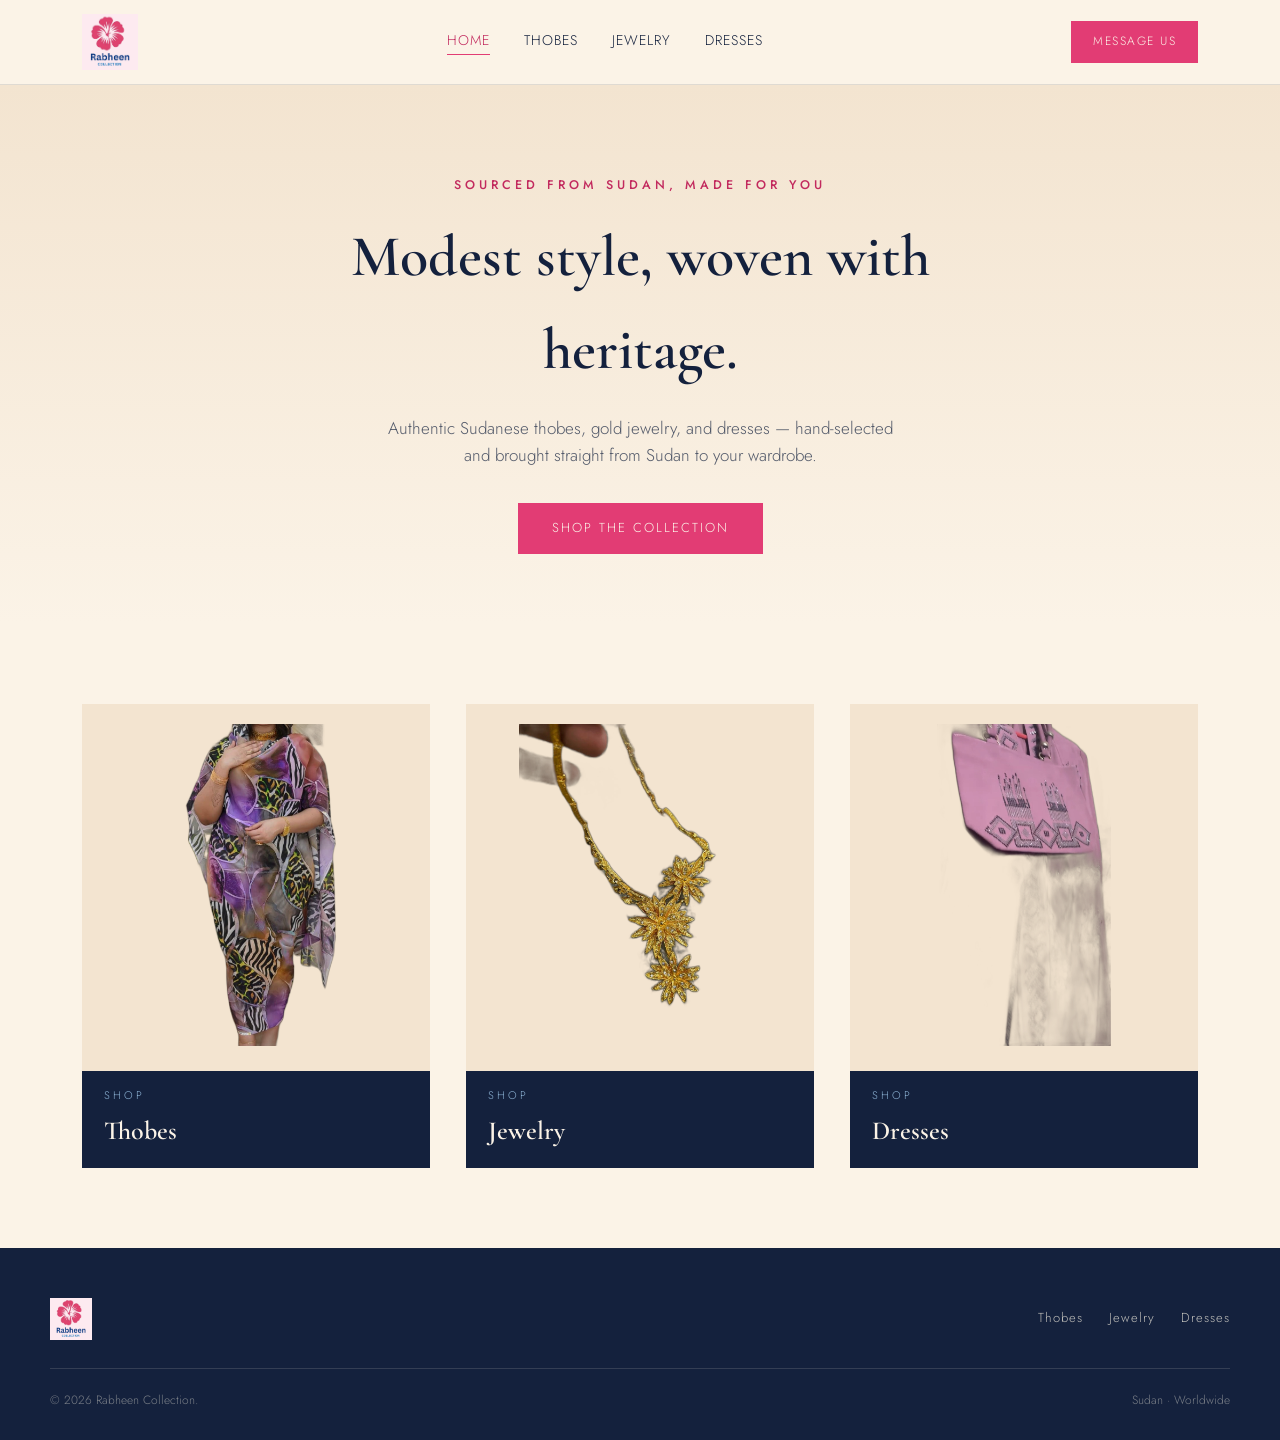
<file: index.html>
<!DOCTYPE html>
<html lang="en">
<head>
<meta charset="UTF-8">
<meta name="viewport" content="width=device-width, initial-scale=1.0">
<title>Rabheen Collection — Sudanese Thobes, Jewelry &amp; Dresses</title>
<meta name="description" content="Rabheen Collection brings authentic Sudanese thobes, gold jewelry, and dresses sourced from Sudan.">
<link rel="icon" href="logo.png">
<link rel="preconnect" href="https://fonts.googleapis.com">
<link href="https://fonts.googleapis.com/css2?family=Cormorant+Garamond:ital,wght@0,400;0,500;0,600;1,500&family=Jost:wght@300;400;500;600&display=swap" rel="stylesheet">
<link rel="stylesheet" href="style.css">
</head>
<body>

<header>
  <div class="nav">
    <a class="brand" href="index.html"><img src="logo.png" alt="Rabheen Collection"></a>
    <nav class="links">
      <a href="index.html" class="active">Home</a>
      <a href="thobes.html">Thobes</a>
      <a href="jewelry.html">Jewelry</a>
      <a href="dresses.html">Dresses</a>
    </nav>
    <a href="https://wa.me/15551234567" target="_blank" rel="noopener" class="nav-cta">Message Us</a>
  </div>
</header>

<section class="hero">
  <div class="wrap">
    <div class="eyebrow">Sourced from Sudan, made for you</div>
    <h1>Modest style, woven with heritage.</h1>
    <p>Authentic Sudanese thobes, gold jewelry, and dresses — hand-selected and brought straight from Sudan to your wardrobe.</p>
    <a href="thobes.html" class="btn">Shop the Collection</a>
  </div>
</section>

<section class="categories">
  <div class="cat-grid">
    <a class="cat-card" href="thobes.html">
      <img src="images/thobe-1-nobg.png" alt="Thobes">
      <div class="label"><span>Shop</span><h3>Thobes</h3></div>
    </a>
    <a class="cat-card" href="jewelry.html">
      <img src="images/jewelry-3-nobg.png" alt="Jewelry">
      <div class="label"><span>Shop</span><h3>Jewelry</h3></div>
    </a>
    <a class="cat-card" href="dresses.html">
      <img src="images/dress-1-nobg.png" alt="Dresses">
      <div class="label"><span>Shop</span><h3>Dresses</h3></div>
    </a>
  </div>
</section>

<footer>
  <div class="footer-inner">
    <div class="footer-brand">
      <img src="logo.png" alt="Rabheen Collection">
    </div>
    <div class="footer-links">
      <a href="thobes.html">Thobes</a>
      <a href="jewelry.html">Jewelry</a>
      <a href="dresses.html">Dresses</a>
    </div>
  </div>
  <div class="footer-bottom">
    <span>© 2026 Rabheen Collection.</span>
    <span>Sudan · Worldwide</span>
  </div>
</footer>

</body>
</html>
</file>
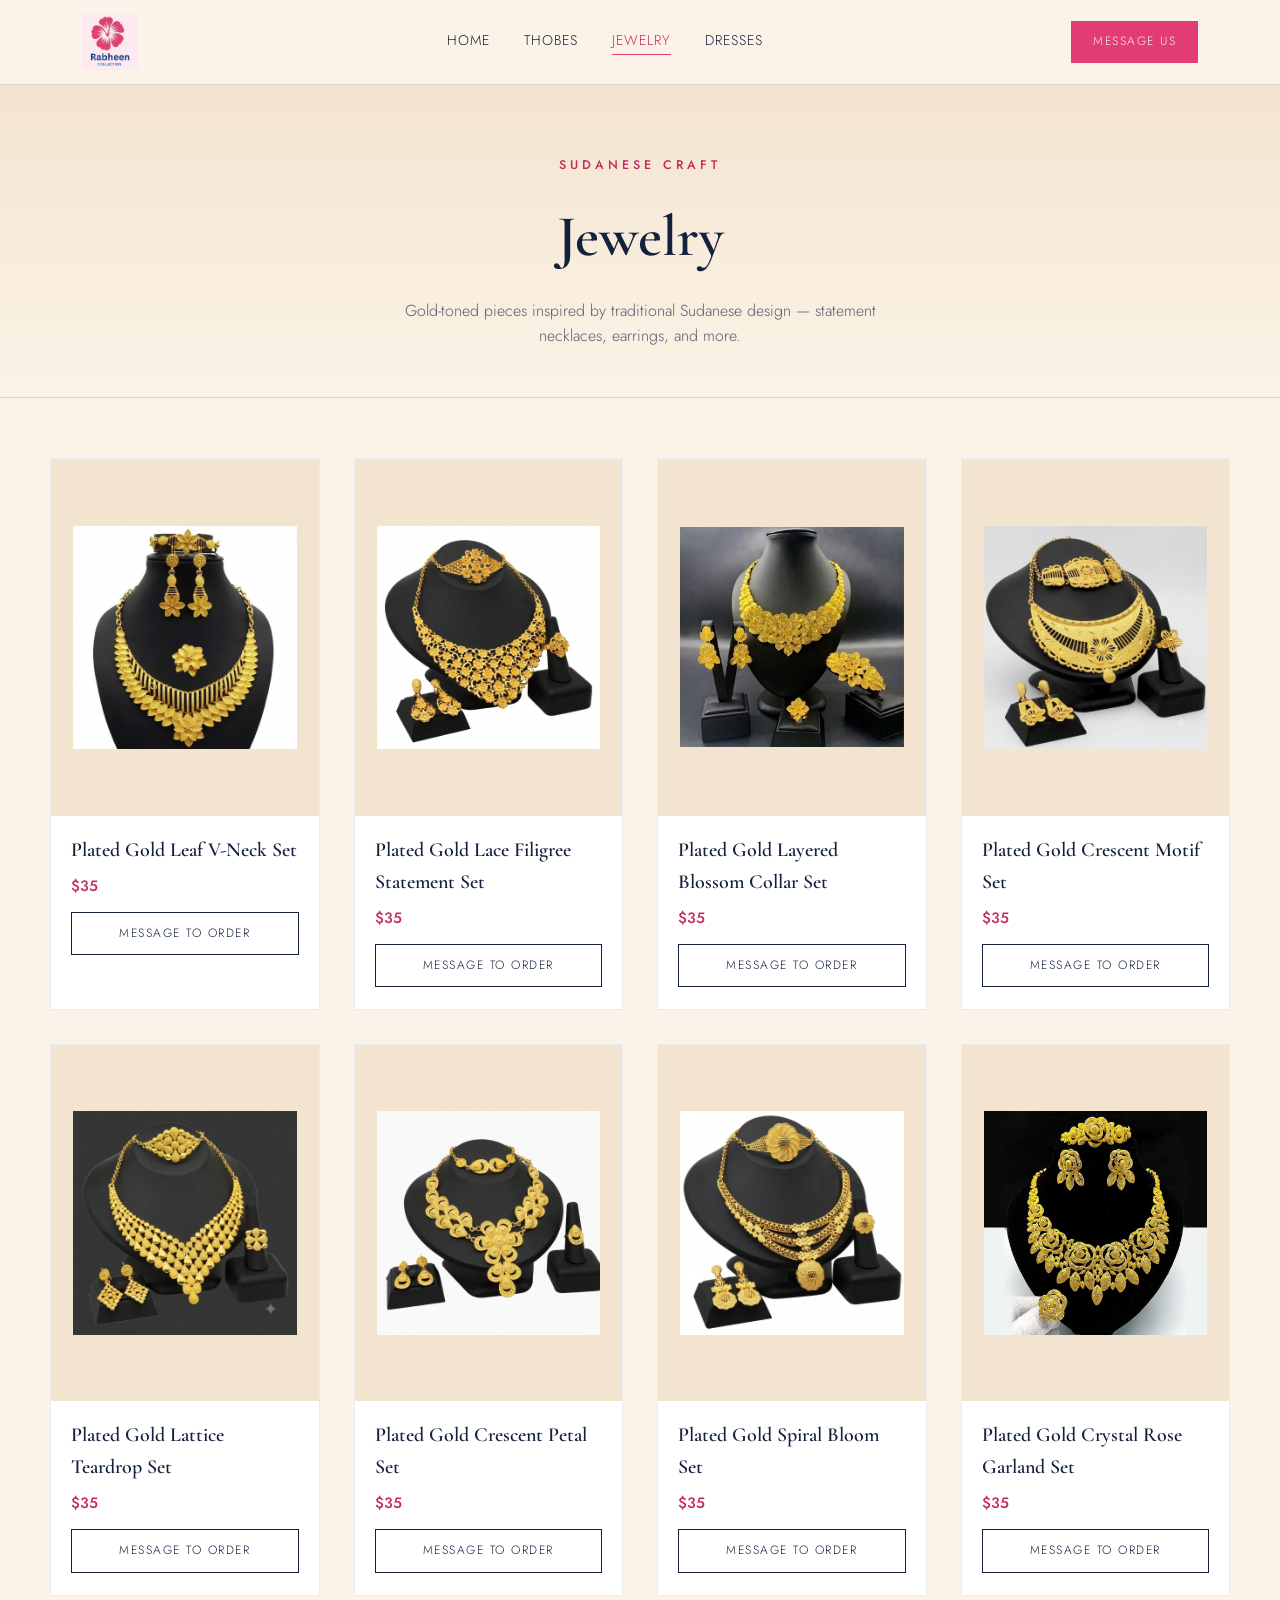
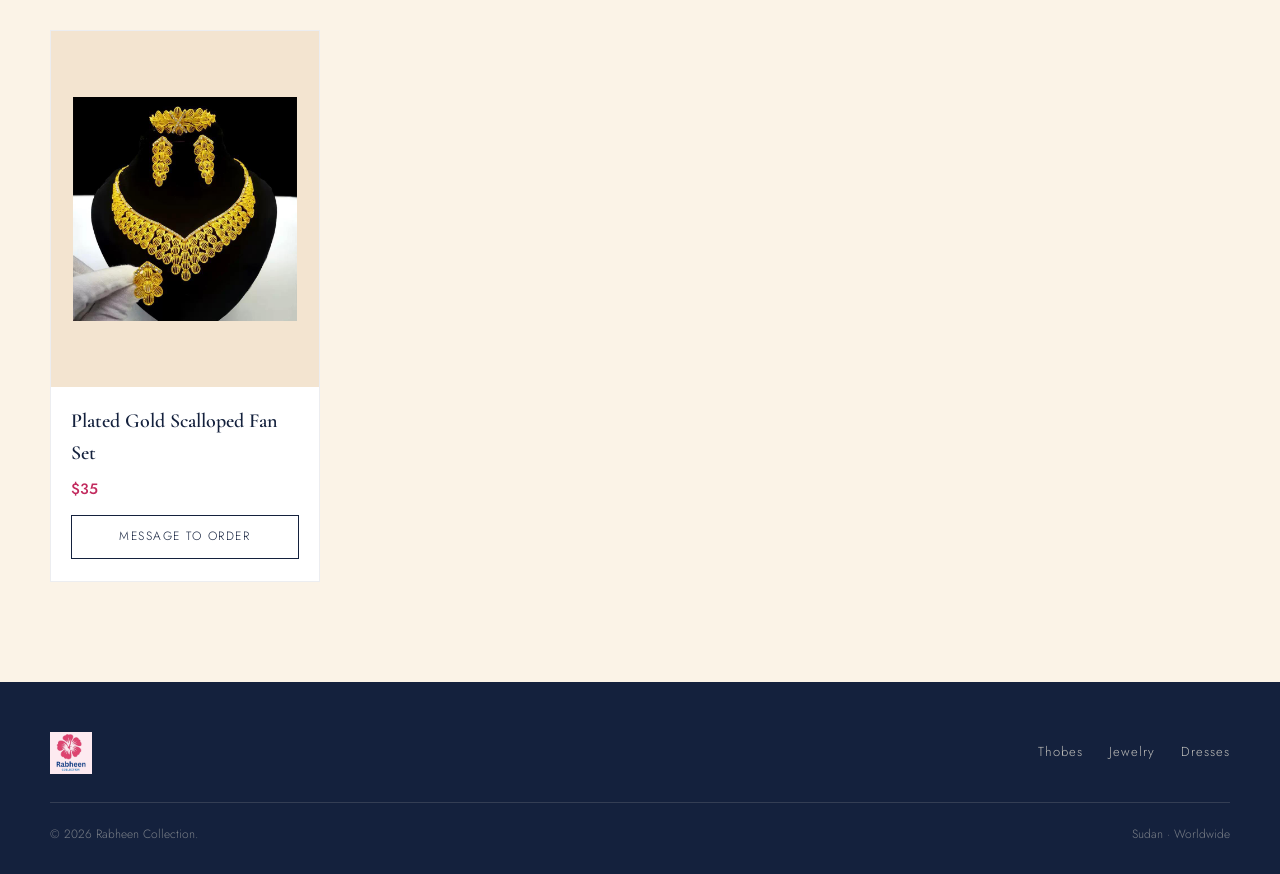
<file: jewelry.html>
<!DOCTYPE html>
<html lang="en">
<head>
<meta charset="UTF-8">
<meta name="viewport" content="width=device-width, initial-scale=1.0">
<title>Jewelry — Rabheen Collection</title>
<link rel="icon" href="logo.png">
<link rel="preconnect" href="https://fonts.googleapis.com">
<link href="https://fonts.googleapis.com/css2?family=Cormorant+Garamond:ital,wght@0,400;0,500;0,600;1,500&family=Jost:wght@300;400;500;600&display=swap" rel="stylesheet">
<link rel="stylesheet" href="style.css">
</head>
<body>

<header>
  <div class="nav">
    <a class="brand" href="index.html"><img src="logo.png" alt="Rabheen Collection"></a>
    <nav class="links">
      <a href="index.html">Home</a>
      <a href="thobes.html">Thobes</a>
      <a href="jewelry.html" class="active">Jewelry</a>
      <a href="dresses.html">Dresses</a>
    </nav>
    <a href="https://wa.me/15551234567" target="_blank" rel="noopener" class="nav-cta">Message Us</a>
  </div>
</header>

<section class="page-hero">
  <div class="eyebrow">Sudanese Craft</div>
  <h1>Jewelry</h1>
  <p>Gold-toned pieces inspired by traditional Sudanese design — statement necklaces, earrings, and more.</p>
</section>

<section class="shop">
  <div class="grid" id="product-grid"></div>
</section>

<footer>
  <div class="footer-inner">
    <div class="footer-brand"><img src="logo.png" alt="Rabheen Collection"></div>
    <div class="footer-links">
      <a href="thobes.html">Thobes</a>
      <a href="jewelry.html">Jewelry</a>
      <a href="dresses.html">Dresses</a>
    </div>
  </div>
  <div class="footer-bottom">
    <span>© 2026 Rabheen Collection.</span>
    <span>Sudan · Worldwide</span>
  </div>
</footer>

<script src="products-data.js"></script>
<script src="site.js"></script>
<script>renderGrid('jewelry', 'product-grid');</script>
</body>
</html>
</file>
<file: style.css>
:root{
  --pink:#E23C74;
  --pink-dark:#C22A5E;
  --navy:#14213D;
  --gold:#D4AF37;
  --sky:#8EB4D6;
  --ivory:#FBF3E7;
  --ivory-deep:#F3E4D0;
  --serif:'Cormorant Garamond', Georgia, serif;
  --sans:'Jost', 'Helvetica Neue', sans-serif;
}
*{margin:0;padding:0;box-sizing:border-box;}
body{
  background:var(--ivory);
  color:var(--navy);
  font-family:var(--sans);
  font-weight:300;
  line-height:1.6;
}
a{color:inherit;text-decoration:none;}
img{display:block;max-width:100%;}
.wrap{max-width:1180px;margin:0 auto;padding:0 32px;}

/* ---------- header ---------- */
header{
  position:sticky; top:0; z-index:50;
  background:var(--ivory);
  border-bottom:1px solid rgba(20,33,61,0.12);
}
.nav{
  display:flex; align-items:center; justify-content:space-between;
  padding:14px 32px;
  max-width:1180px; margin:0 auto;
}
.brand{display:flex; align-items:center; gap:12px;}
.brand img{height:56px; width:auto;}
nav.links{display:flex; gap:34px; font-size:14px; letter-spacing:1px; text-transform:uppercase;}
nav.links a{position:relative; padding-bottom:4px; color:var(--navy);}
nav.links a.active{color:var(--pink-dark);}
nav.links a::after{content:'';position:absolute;left:0;bottom:0;width:0;height:1px;background:var(--pink);transition:width .3s;}
nav.links a:hover::after, nav.links a.active::after{width:100%;}
.nav-cta{
  font-size:12px; letter-spacing:1.5px; text-transform:uppercase;
  background:var(--pink); color:var(--ivory);
  padding:11px 22px;
  transition:background .25s;
}
.nav-cta:hover{background:var(--pink-dark);}

/* ---------- page header banner ---------- */
.page-hero{
  padding:70px 32px 48px;
  text-align:center;
  background:linear-gradient(180deg, var(--ivory-deep) 0%, var(--ivory) 100%);
  border-bottom:1px solid rgba(20,33,61,0.08);
}
.eyebrow{
  font-size:12.5px; letter-spacing:4px; text-transform:uppercase;
  color:var(--pink-dark); margin-bottom:16px; font-weight:500;
}
h1{
  font-family:var(--serif); font-weight:600;
  font-size:clamp(38px,6vw,58px);
  color:var(--navy);
  margin-bottom:14px;
}
.page-hero p{max-width:520px; margin:0 auto; color:rgba(20,33,61,0.7); font-size:16px;}

/* ---------- product grid ---------- */
.shop{padding:60px 32px 100px;}
.grid{
  display:grid; grid-template-columns:repeat(auto-fill, minmax(250px,1fr));
  gap:34px;
  max-width:1180px; margin:0 auto;
}
.card{
  background:#fff;
  border:1px solid rgba(20,33,61,0.08);
  overflow:hidden;
  transition:transform .25s, box-shadow .25s;
}
.card:hover{transform:translateY(-5px); box-shadow:0 20px 36px rgba(20,33,61,0.12);}
.card .photo{
  width:100%; aspect-ratio:3/4; overflow:hidden; background:var(--ivory-deep);
  padding:22px;
}
.card .photo img{width:100%; height:100%; object-fit:contain;}
.card .info{padding:18px 20px 22px;}
.card h3{
  font-family:var(--serif); font-weight:600; font-size:20px;
  margin-bottom:8px; color:var(--navy);
}
.card .price{
  font-size:15px; color:var(--pink-dark); font-weight:500; margin-bottom:14px;
}
.card .buy{
  display:inline-block; width:100%; text-align:center;
  border:1px solid var(--navy); color:var(--navy);
  font-size:12px; letter-spacing:1.5px; text-transform:uppercase;
  padding:11px 0;
  transition:background .25s, color .25s;
}
.card .buy:hover{background:var(--navy); color:var(--ivory);}
.empty-state{
  text-align:center; padding:80px 20px; color:rgba(20,33,61,0.55);
  font-size:16px; grid-column:1/-1;
}

/* ---------- home ---------- */
.hero{
  padding:90px 32px 70px; text-align:center;
  background:linear-gradient(180deg, var(--ivory-deep) 0%, var(--ivory) 100%);
}
.hero .flower{width:150px; margin:0 auto 26px;}
.hero h1{max-width:640px; margin:0 auto 18px;}
.hero p{max-width:520px; margin:0 auto 34px; color:rgba(20,33,61,0.72); font-size:17px;}
.btn{
  display:inline-block; padding:15px 34px;
  font-size:13px; letter-spacing:2px; text-transform:uppercase;
  background:var(--pink); color:var(--ivory);
  transition:background .25s, transform .25s;
}
.btn:hover{background:var(--pink-dark); transform:translateY(-2px);}

.categories{padding:80px 32px; max-width:1180px; margin:0 auto;}
.cat-grid{display:grid; grid-template-columns:repeat(3,1fr); gap:36px;}
.cat-card{position:relative; overflow:hidden; aspect-ratio:3/4; display:block; background:var(--ivory-deep);}
.cat-card img{display:block; width:100%; height:78%; object-fit:contain; padding:20px; transition:transform .4s;}
.cat-card:hover img{transform:scale(1.05);}
.cat-card .label{
  position:absolute; inset:auto 0 0 0;
  background:var(--navy);
  color:var(--ivory); padding:16px 22px;
}
.cat-card .label span{
  display:block; font-size:11px; letter-spacing:3px; text-transform:uppercase;
  color:var(--sky); margin-bottom:6px;
}
.cat-card .label h3{font-family:var(--serif); font-size:26px; font-weight:600;}

/* ---------- footer ---------- */
footer{background:var(--navy); color:rgba(247,241,227,0.75); padding:50px 32px 30px; margin-top:0;}
.footer-inner{
  max-width:1180px; margin:0 auto;
  display:flex; justify-content:space-between; align-items:center; flex-wrap:wrap; gap:20px;
}
.footer-brand{display:flex; align-items:center; gap:12px;}
.footer-brand img{height:42px;}
.footer-brand span{font-family:var(--serif); font-size:18px; color:var(--ivory);}
.footer-links{display:flex; gap:26px; font-size:13px; letter-spacing:1px;}
.footer-bottom{
  max-width:1180px; margin:28px auto 0; padding-top:22px;
  border-top:1px solid rgba(247,241,227,0.14);
  font-size:12px; color:rgba(247,241,227,0.45);
  display:flex; justify-content:space-between; flex-wrap:wrap; gap:10px;
}

@media (max-width:820px){
  nav.links{display:none;}
  .cat-grid{grid-template-columns:1fr;}
}
</file>
